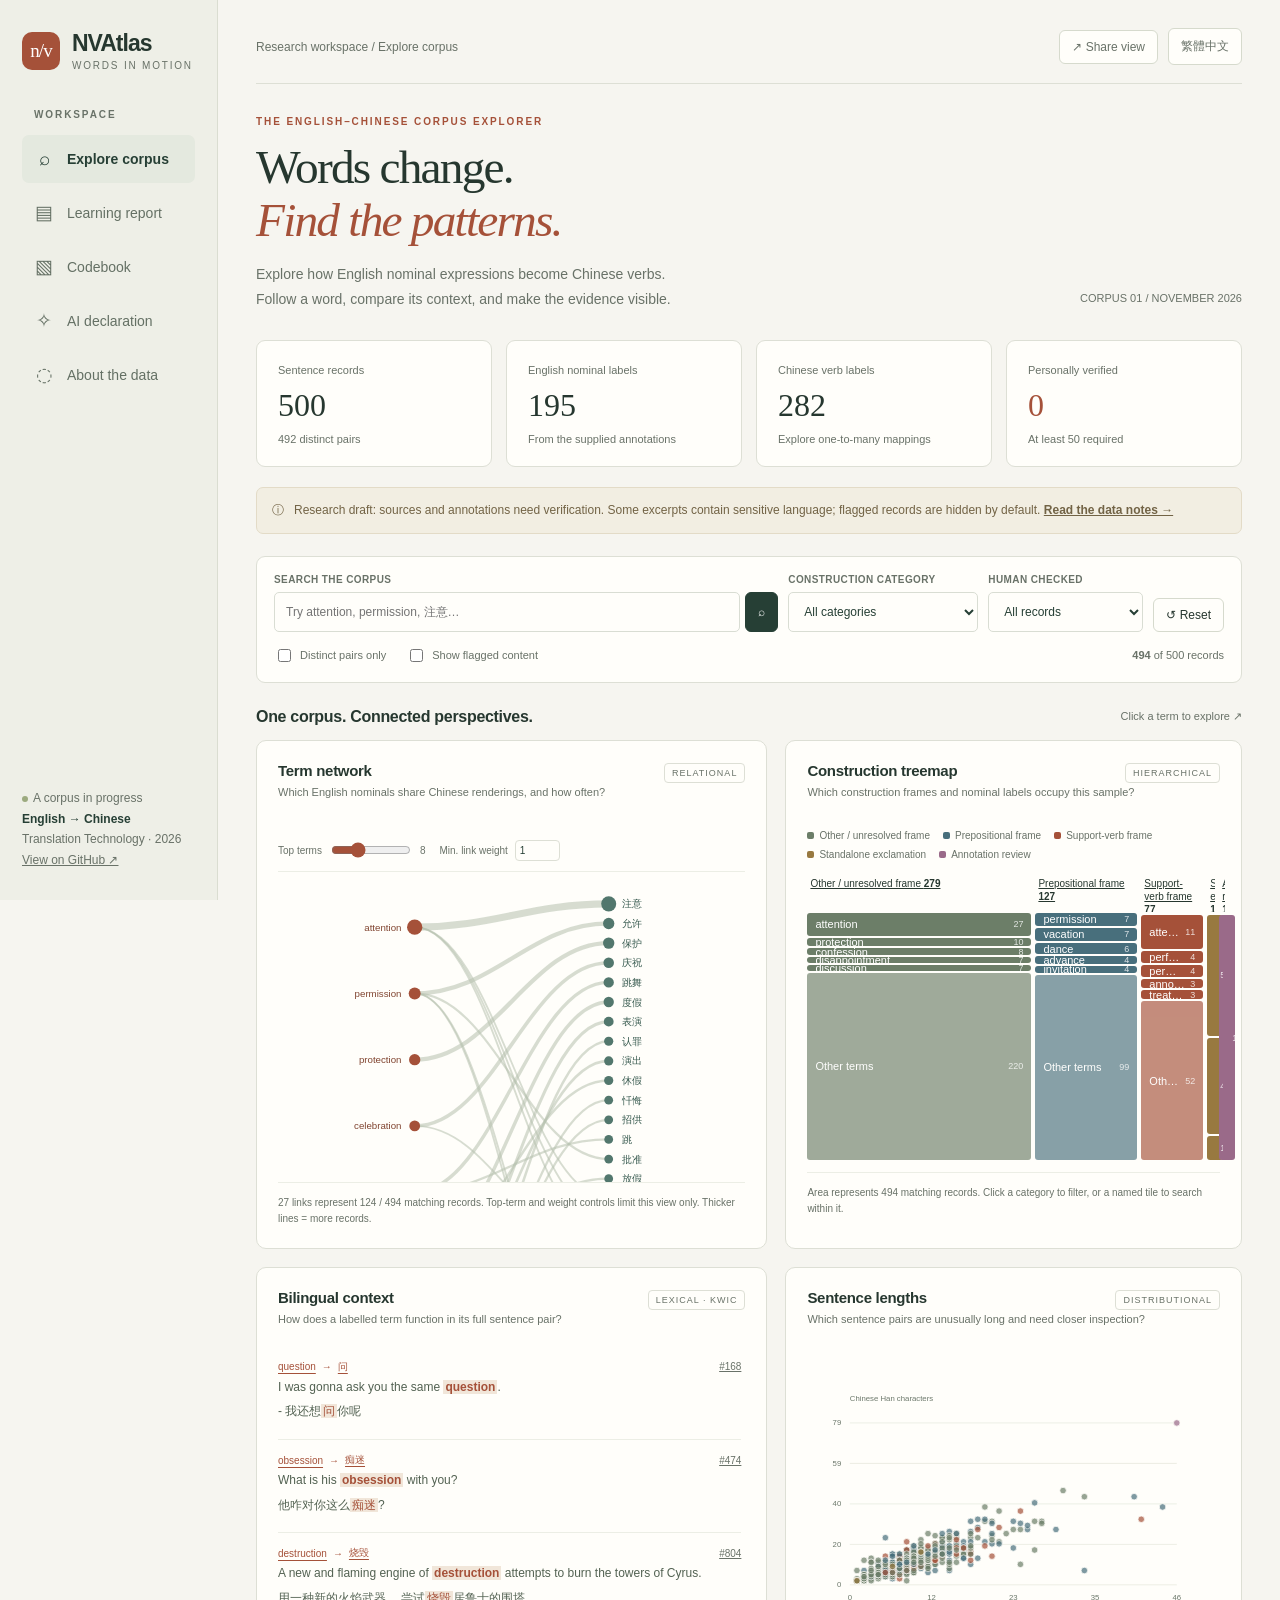
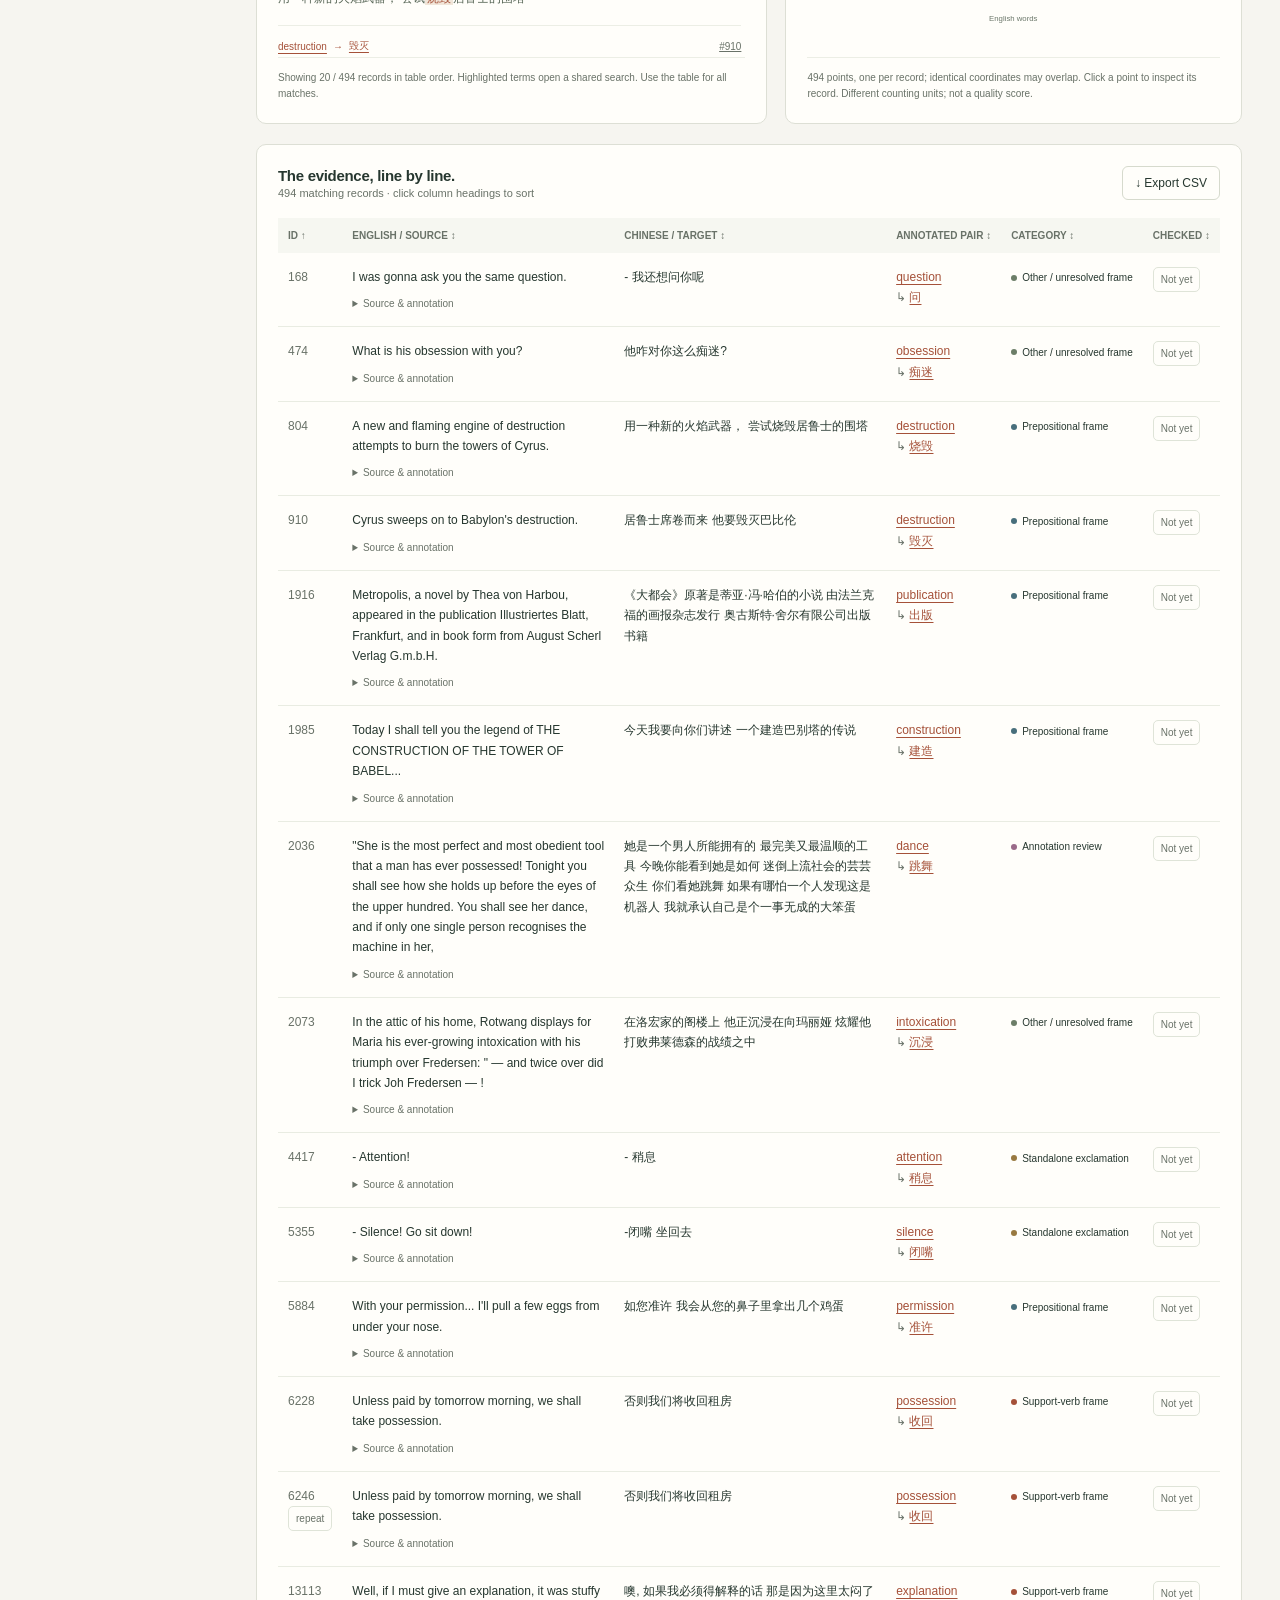
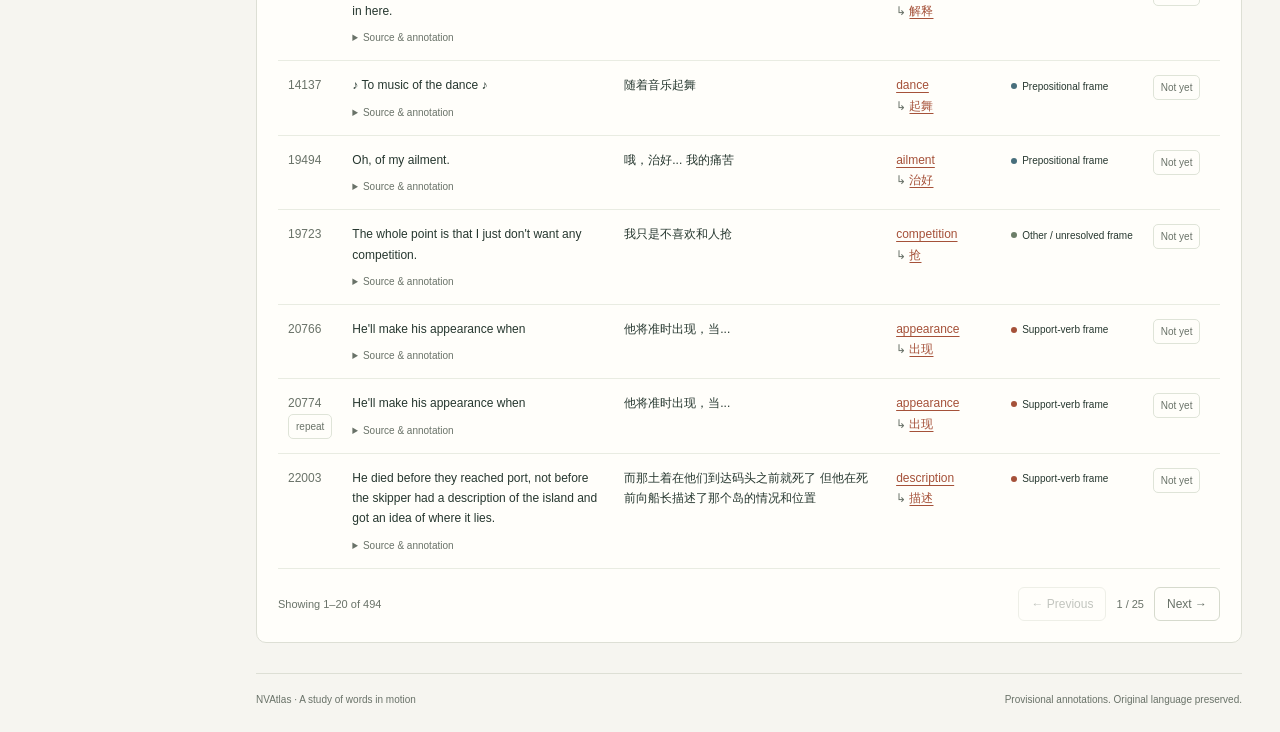
<file: index.html>
<!doctype html>
<html lang="en">
<head>
  <meta charset="utf-8">
  <meta name="viewport" content="width=device-width, initial-scale=1">
  <meta name="description" content="NVAtlas: explore English nominal expressions and Chinese verb annotations through linked bilingual visualizations and transparent research notes.">
  <meta name="theme-color" content="#263f35">
  <title>NVAtlas · Corpus explorer</title>
  <link rel="icon" href="assets/favicon.svg" type="image/svg+xml">
  <link rel="stylesheet" href="assets/style.css">
  <script type="module" src="assets/app.mjs"></script>
</head>
<body data-page="explorer">
  <div id="app"><p class="load-error" role="status">Loading NVAtlas… / 正在載入 NVAtlas…</p></div>
  <noscript><p class="load-error">JavaScript is required for the interactive explorer. <a href="data/corpus.csv">Download the corpus CSV</a>. 互動探索器需要 JavaScript；你也可以下載 CSV。</p></noscript>
</body>
</html>
</file>
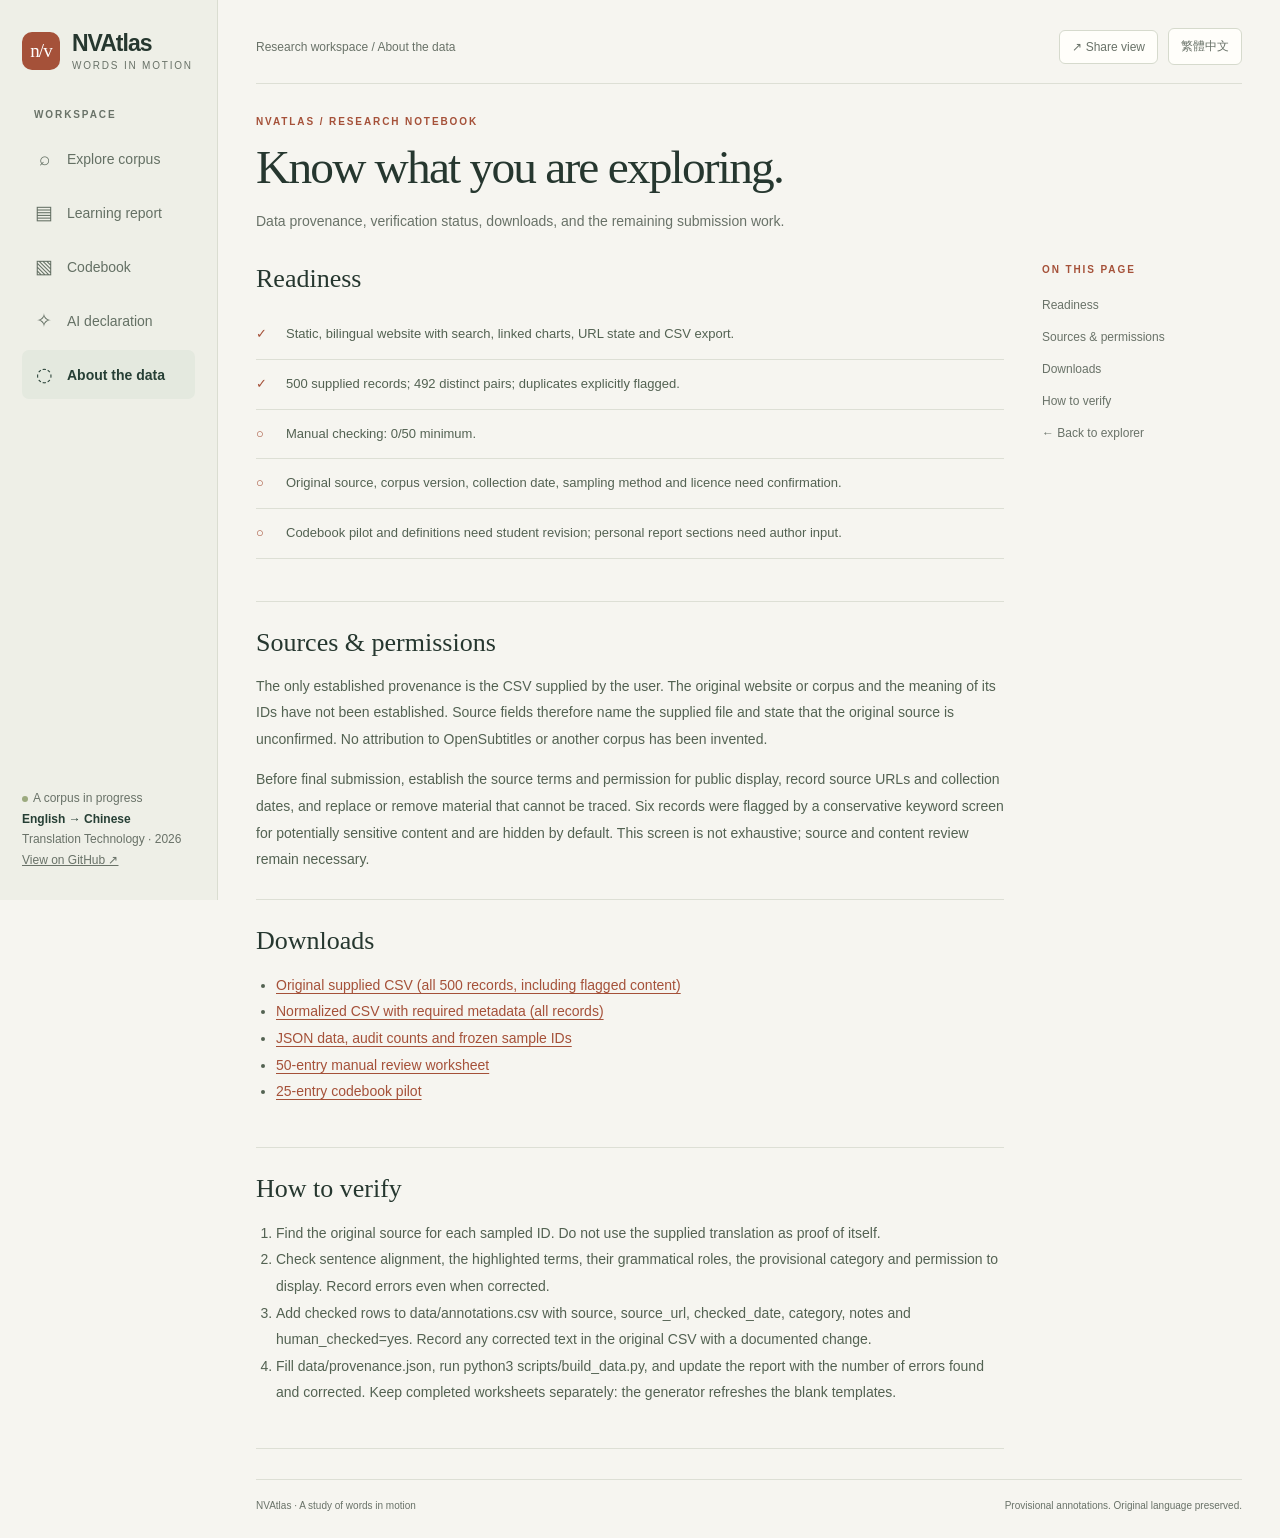
<file: about.html>
<!doctype html>
<html lang="en">
<head>
  <meta charset="utf-8">
  <meta name="viewport" content="width=device-width, initial-scale=1">
  <meta name="description" content="NVAtlas: explore English nominal expressions and Chinese verb annotations through linked bilingual visualizations and transparent research notes.">
  <meta name="theme-color" content="#263f35">
  <title>NVAtlas · About the data</title>
  <link rel="icon" href="assets/favicon.svg" type="image/svg+xml">
  <link rel="stylesheet" href="assets/style.css">
  <script type="module" src="assets/app.mjs"></script>
</head>
<body data-page="about">
  <div id="app"><p class="load-error" role="status">Loading NVAtlas… / 正在載入 NVAtlas…</p></div>
  <noscript><p class="load-error">JavaScript is required for the interactive explorer. <a href="data/corpus.csv">Download the corpus CSV</a>. 互動探索器需要 JavaScript；你也可以下載 CSV。</p></noscript>
</body>
</html>
</file>
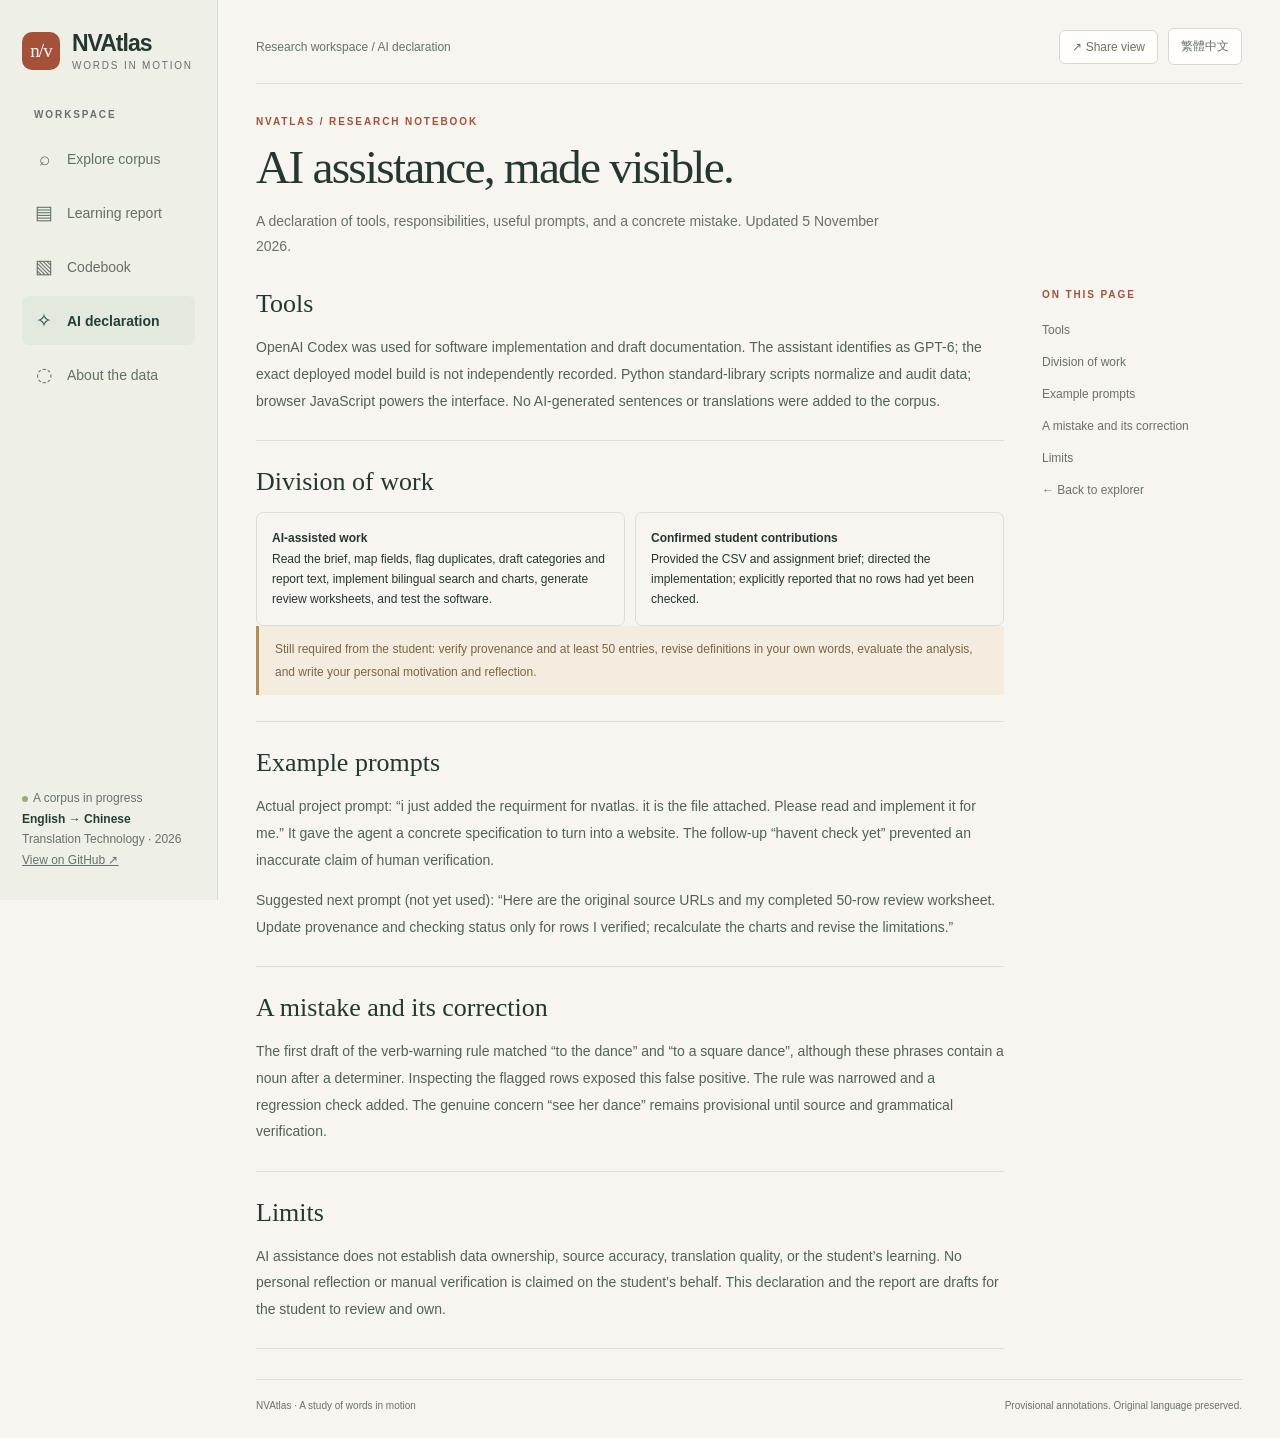
<file: ai.html>
<!doctype html>
<html lang="en">
<head>
  <meta charset="utf-8">
  <meta name="viewport" content="width=device-width, initial-scale=1">
  <meta name="description" content="NVAtlas: explore English nominal expressions and Chinese verb annotations through linked bilingual visualizations and transparent research notes.">
  <meta name="theme-color" content="#263f35">
  <title>NVAtlas · AI declaration</title>
  <link rel="icon" href="assets/favicon.svg" type="image/svg+xml">
  <link rel="stylesheet" href="assets/style.css">
  <script type="module" src="assets/app.mjs"></script>
</head>
<body data-page="ai">
  <div id="app"><p class="load-error" role="status">Loading NVAtlas… / 正在載入 NVAtlas…</p></div>
  <noscript><p class="load-error">JavaScript is required for the interactive explorer. <a href="data/corpus.csv">Download the corpus CSV</a>. 互動探索器需要 JavaScript；你也可以下載 CSV。</p></noscript>
</body>
</html>
</file>
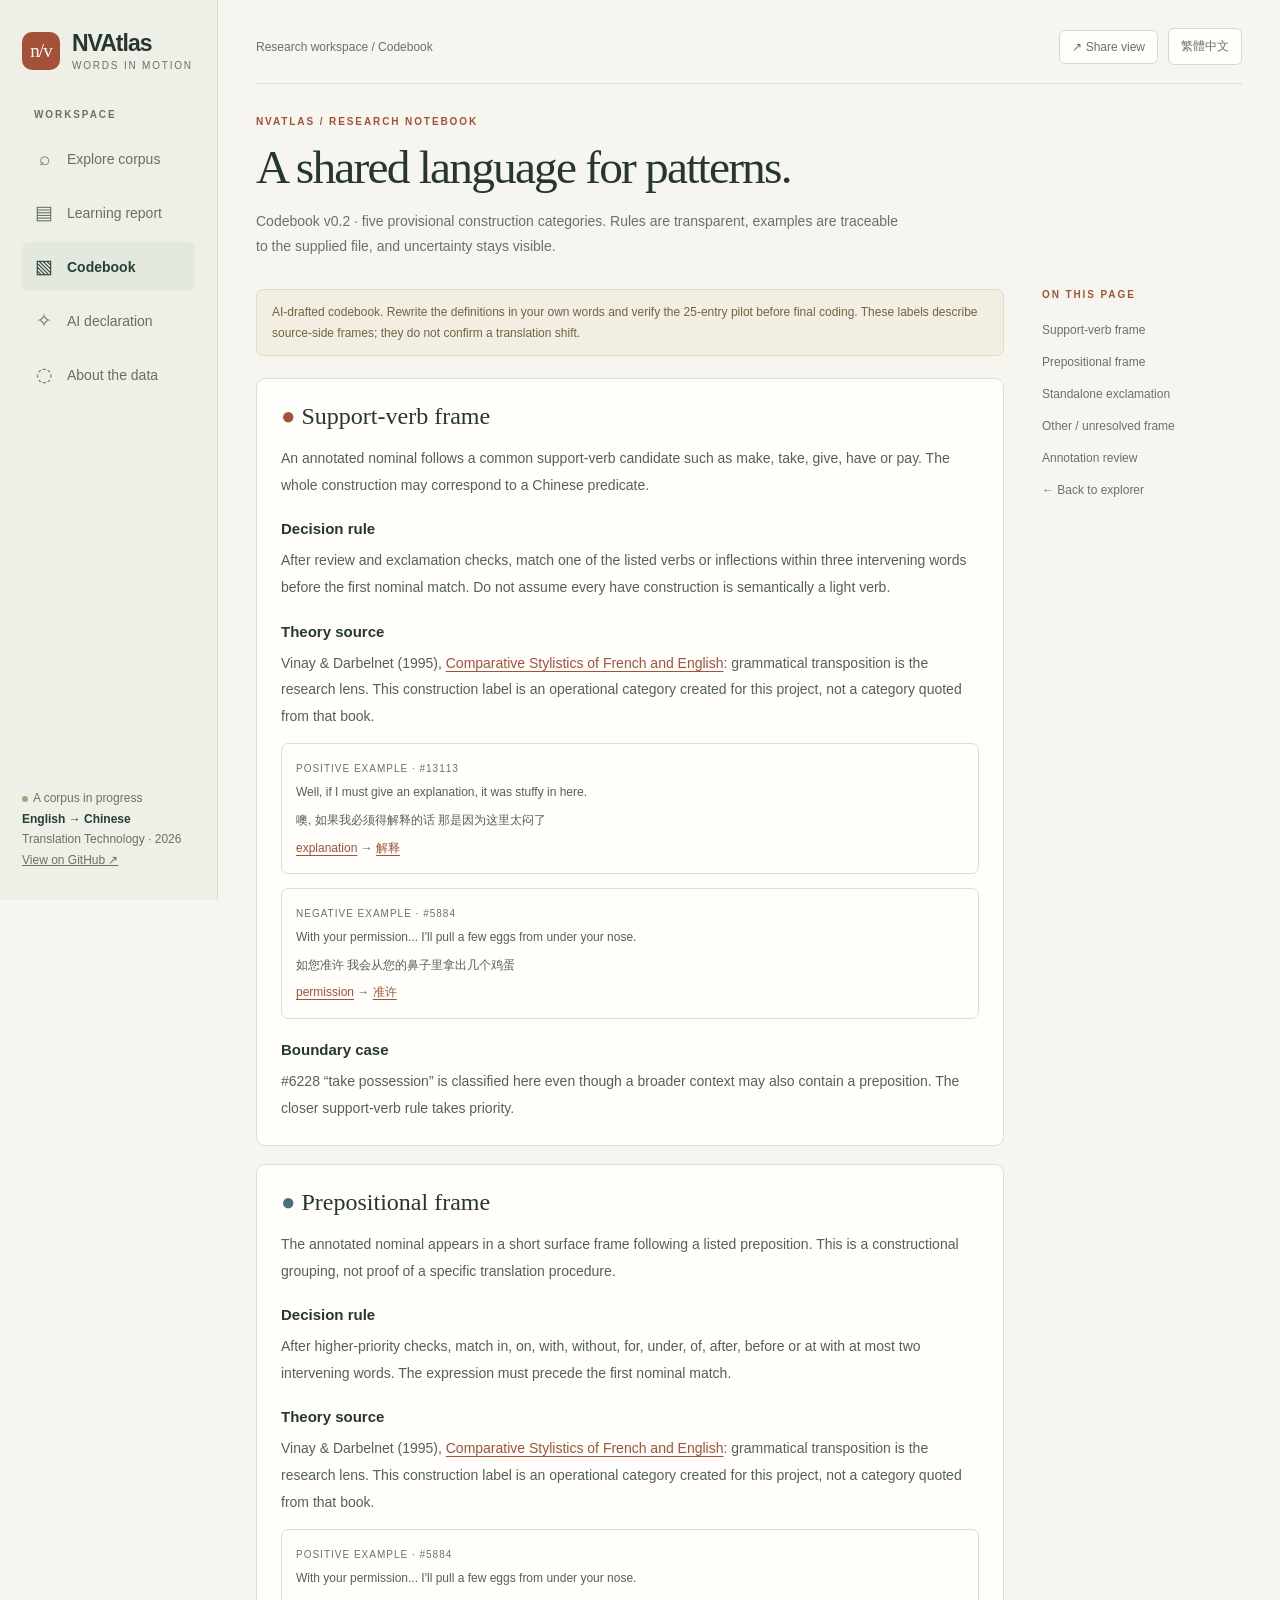
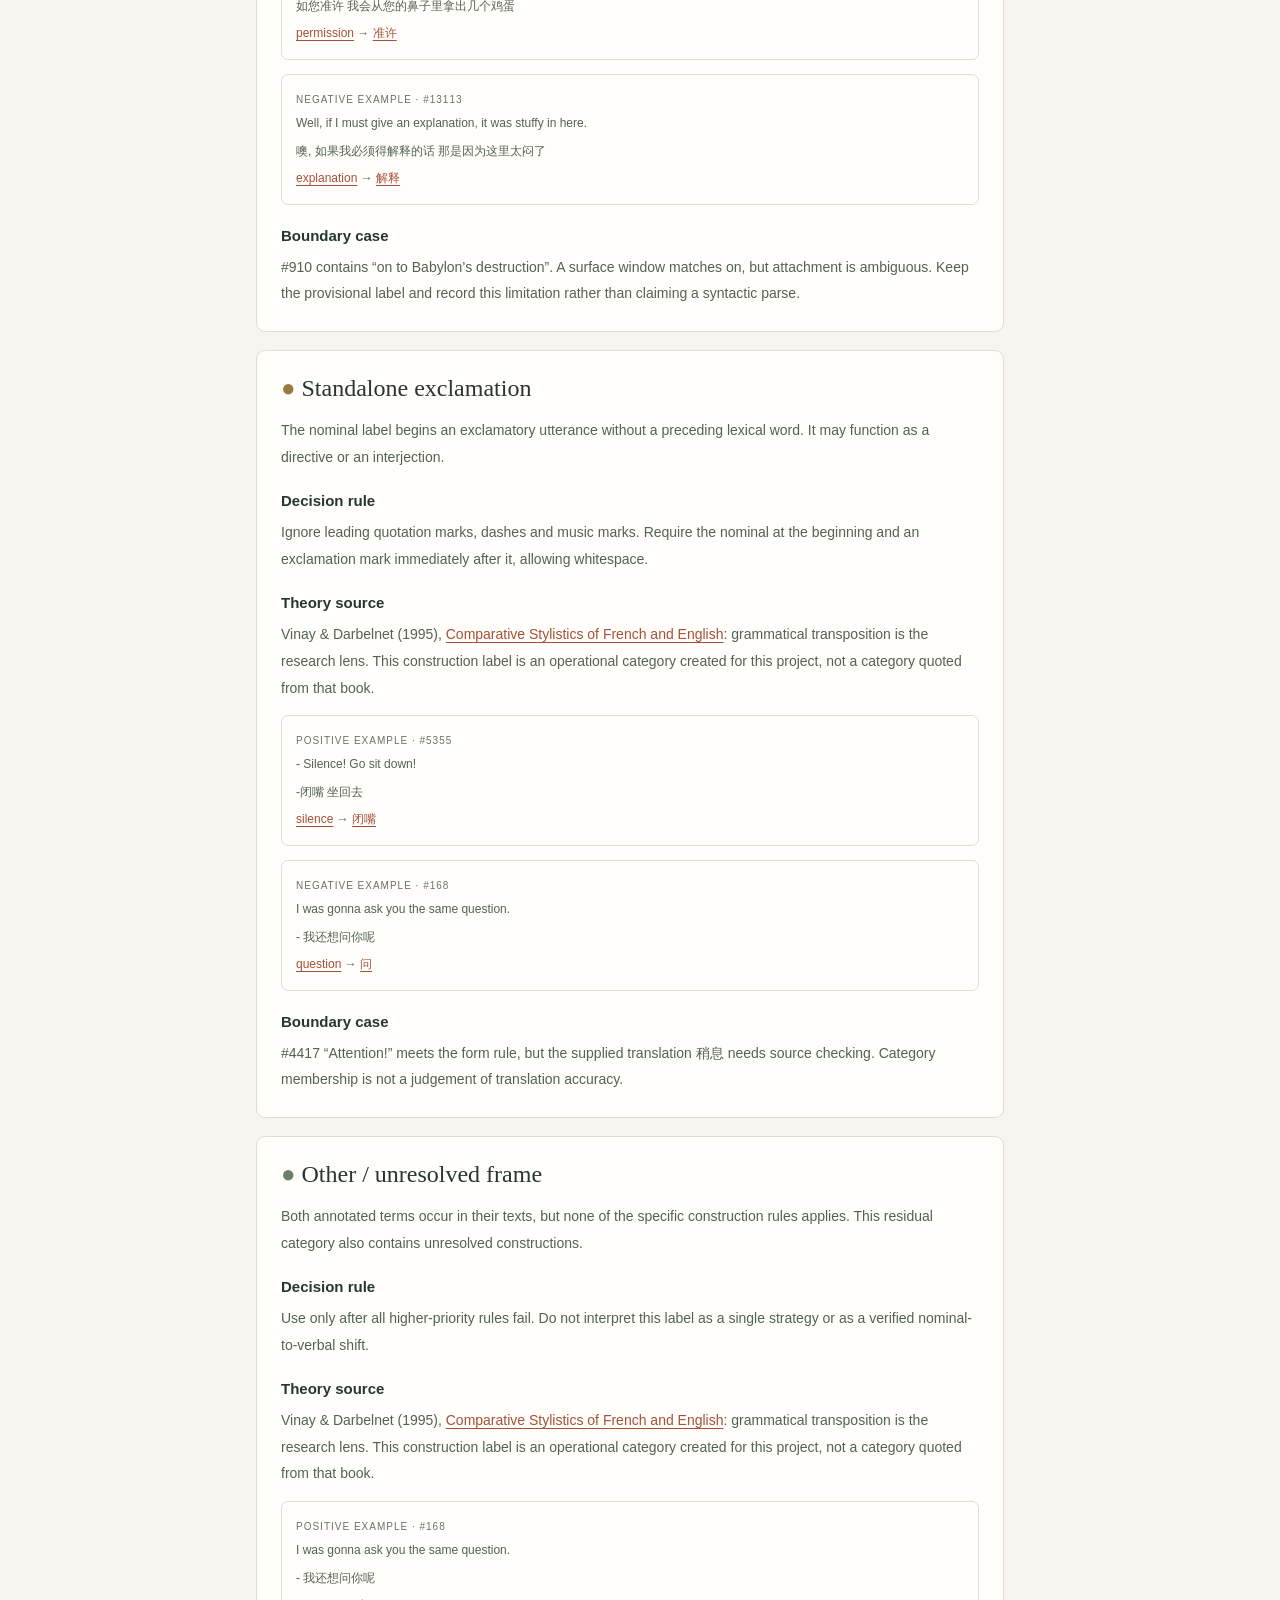
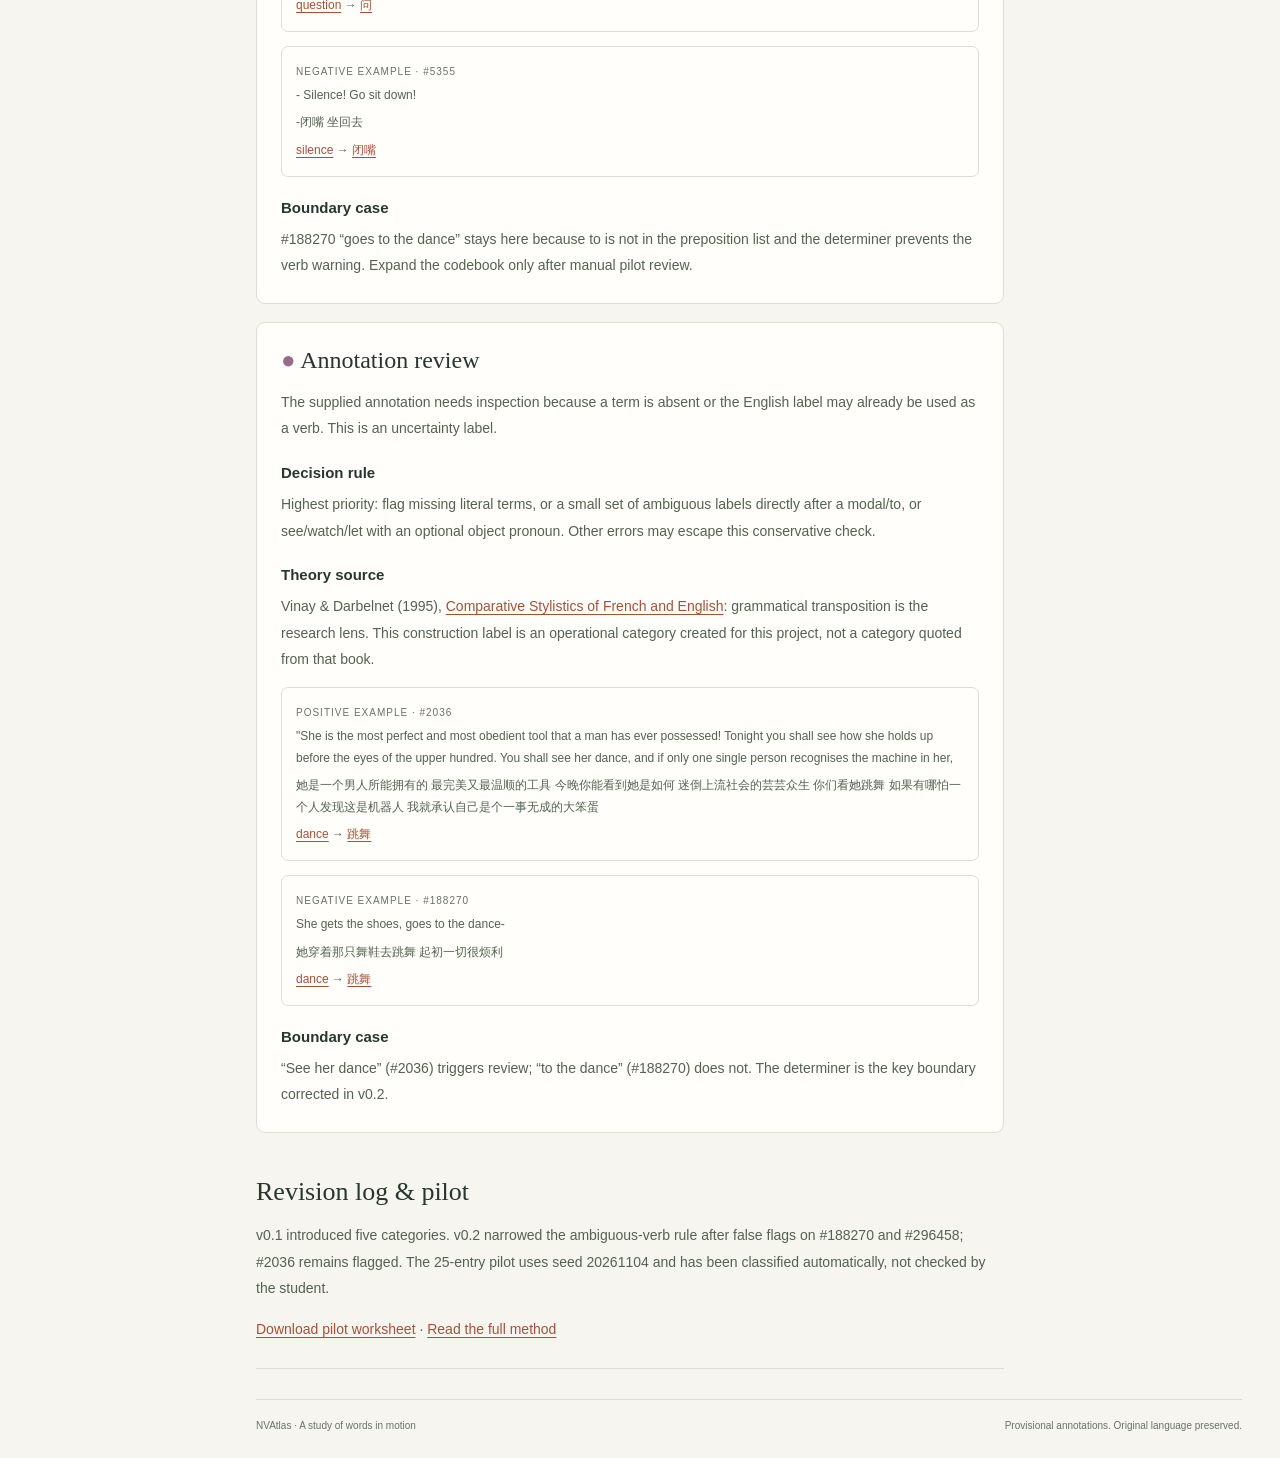
<file: codebook.html>
<!doctype html>
<html lang="en">
<head>
  <meta charset="utf-8">
  <meta name="viewport" content="width=device-width, initial-scale=1">
  <meta name="description" content="NVAtlas: explore English nominal expressions and Chinese verb annotations through linked bilingual visualizations and transparent research notes.">
  <meta name="theme-color" content="#263f35">
  <title>NVAtlas · Codebook</title>
  <link rel="icon" href="assets/favicon.svg" type="image/svg+xml">
  <link rel="stylesheet" href="assets/style.css">
  <script type="module" src="assets/app.mjs"></script>
</head>
<body data-page="codebook">
  <div id="app"><p class="load-error" role="status">Loading NVAtlas… / 正在載入 NVAtlas…</p></div>
  <noscript><p class="load-error">JavaScript is required for the interactive explorer. <a href="data/corpus.csv">Download the corpus CSV</a>. 互動探索器需要 JavaScript；你也可以下載 CSV。</p></noscript>
</body>
</html>
</file>
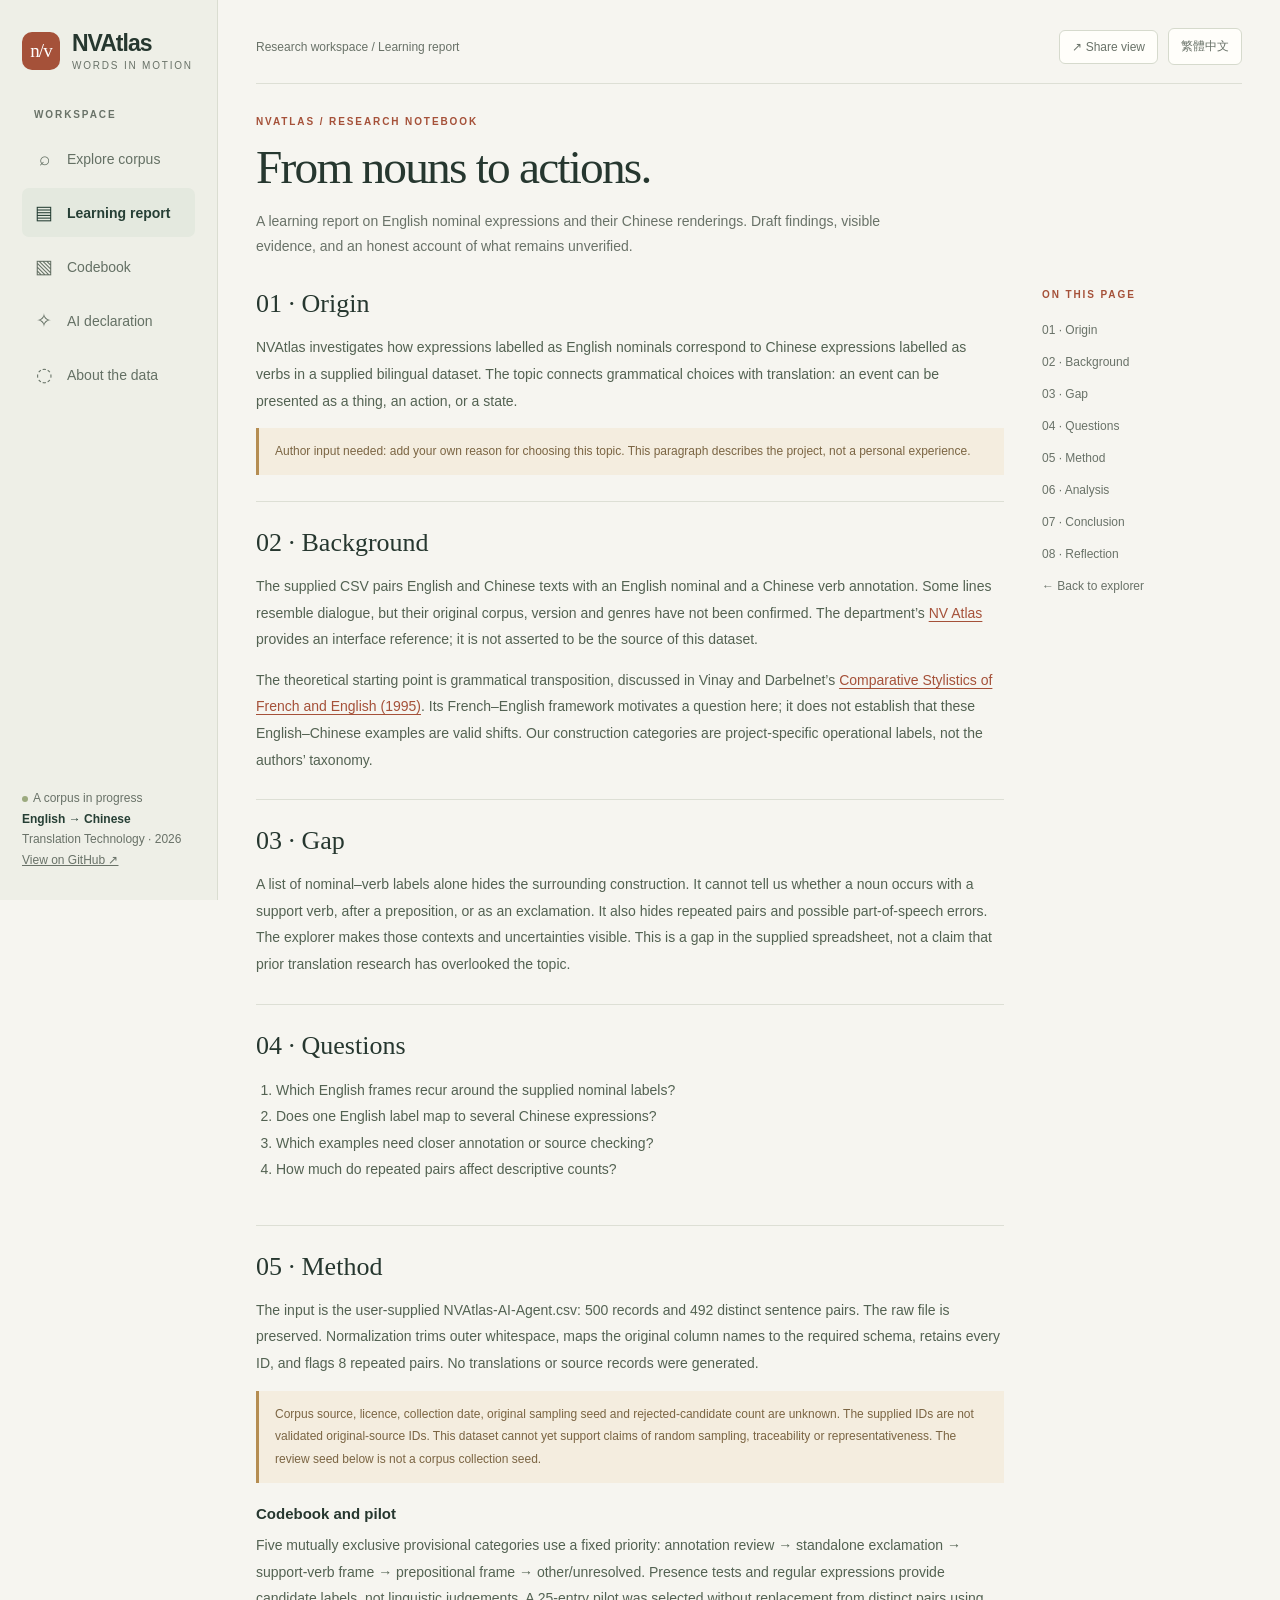
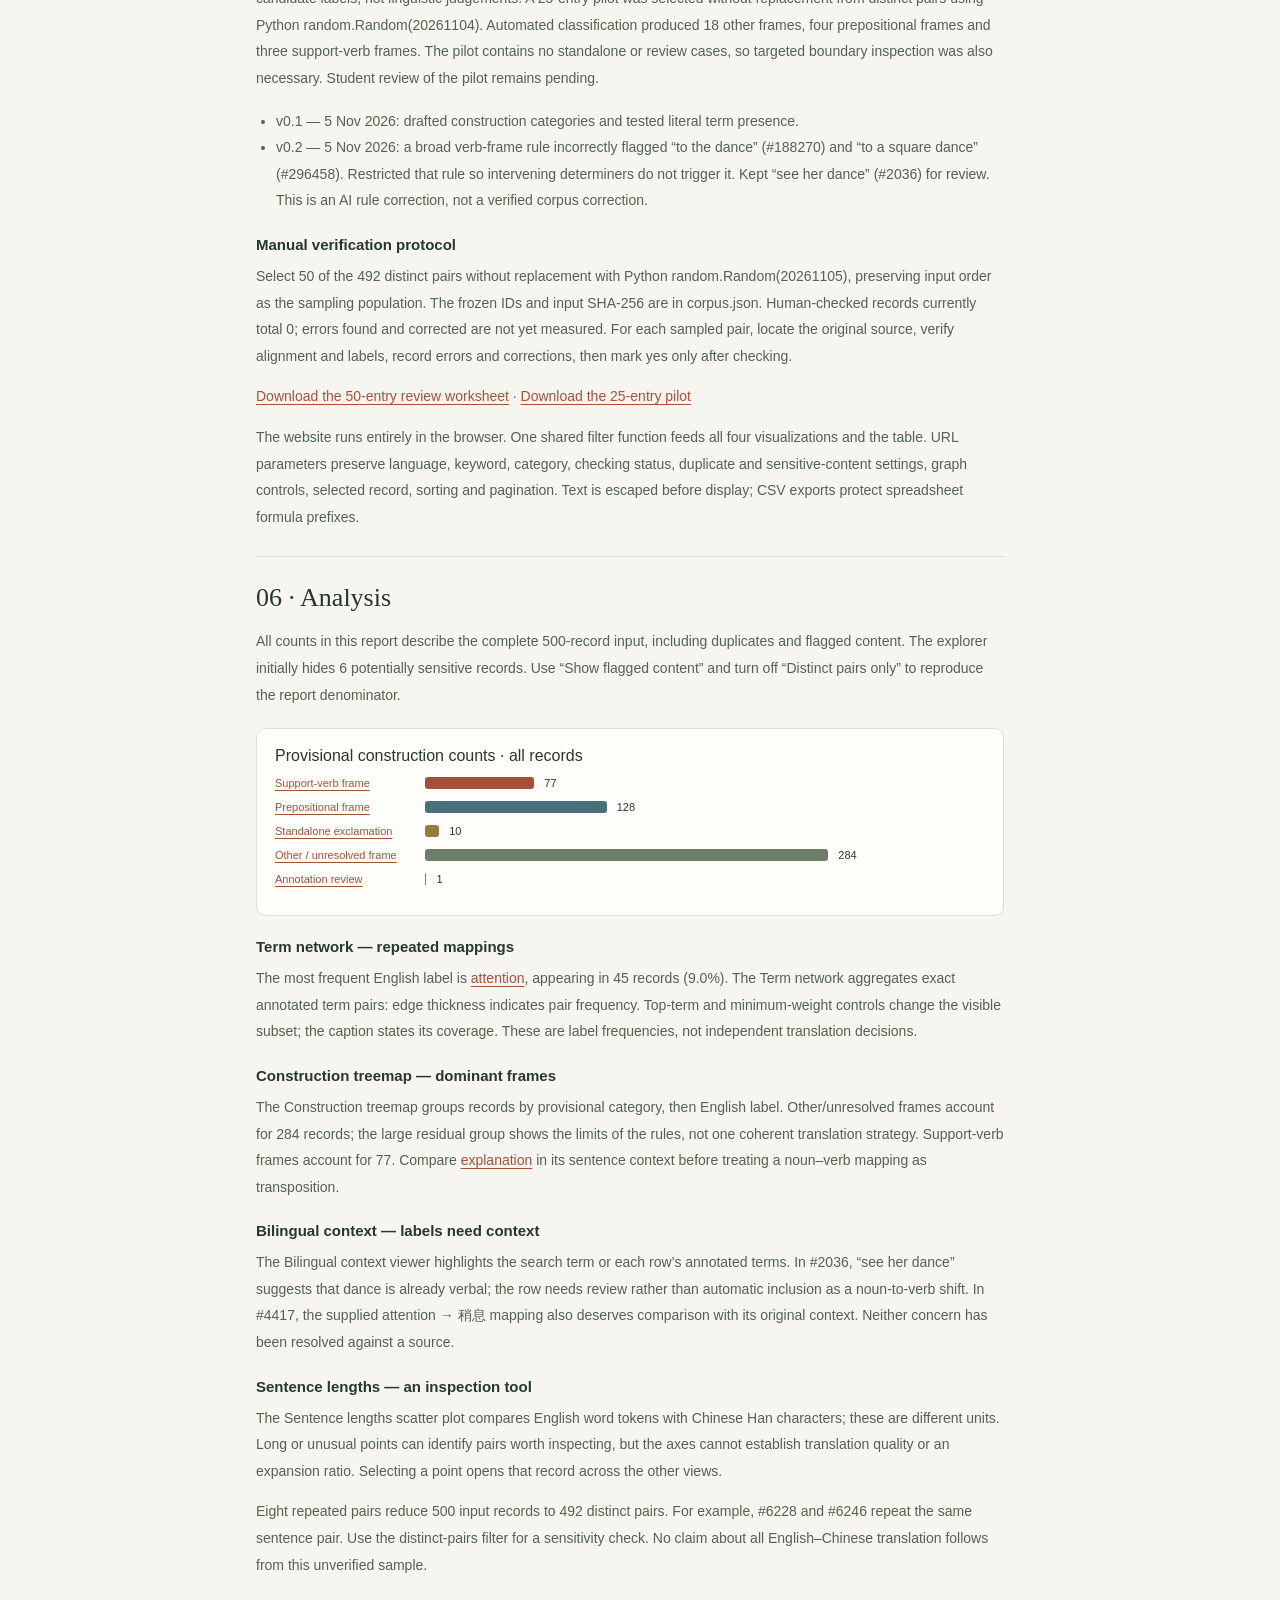
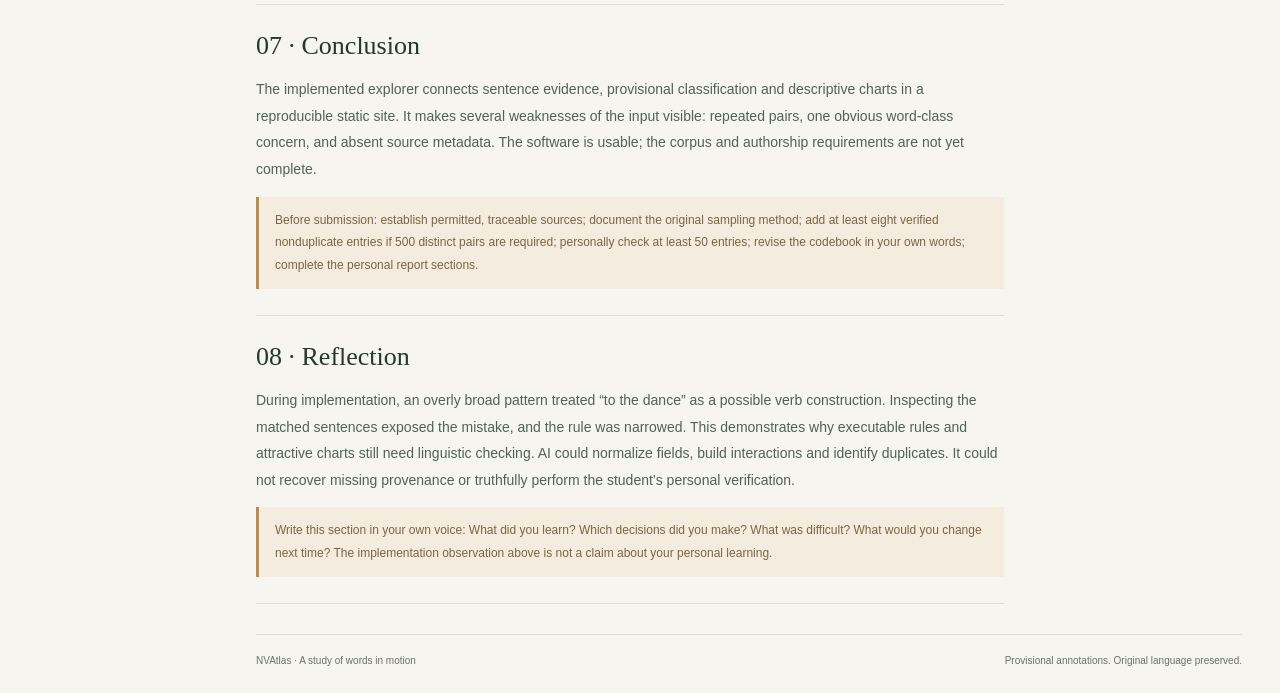
<file: report.html>
<!doctype html>
<html lang="en">
<head>
  <meta charset="utf-8">
  <meta name="viewport" content="width=device-width, initial-scale=1">
  <meta name="description" content="NVAtlas: explore English nominal expressions and Chinese verb annotations through linked bilingual visualizations and transparent research notes.">
  <meta name="theme-color" content="#263f35">
  <title>NVAtlas · Learning report</title>
  <link rel="icon" href="assets/favicon.svg" type="image/svg+xml">
  <link rel="stylesheet" href="assets/style.css">
  <script type="module" src="assets/app.mjs"></script>
</head>
<body data-page="report">
  <div id="app"><p class="load-error" role="status">Loading NVAtlas… / 正在載入 NVAtlas…</p></div>
  <noscript><p class="load-error">JavaScript is required for the interactive explorer. <a href="data/corpus.csv">Download the corpus CSV</a>. 互動探索器需要 JavaScript；你也可以下載 CSV。</p></noscript>
</body>
</html>
</file>
<file: assets/style.css>
@import url('./layout.css');
:root{font-family:Inter,-apple-system,BlinkMacSystemFont,'Segoe UI','PingFang TC','Microsoft JhengHei',sans-serif;color:#26372f;background:#f6f5f0;font-synthesis:none;--paper:#fffefa;--line:#dddfd5;--muted:#697268;--accent:#a55139;--green:#263f35}
*{box-sizing:border-box}body{margin:0}a{color:inherit}button,input,select{font:inherit}button,a,input,select{touch-action:manipulation}button,select{cursor:pointer}button{color:inherit}button:disabled{opacity:.4;cursor:not-allowed}:focus-visible{outline:3px solid #c98745;outline-offset:3px}button,a{ -webkit-tap-highlight-color:transparent}.skip{position:absolute;left:12px;top:-100px;z-index:10;padding:12px;background:white}.skip:focus{top:8px}.brand{display:flex;gap:12px;align-items:center;text-decoration:none;font-size:23px;font-weight:650;letter-spacing:-1px}.brandmark{display:grid;place-items:center;width:38px;height:38px;background:var(--accent);color:#fff;border-radius:10px;font:19px Georgia,serif}.brand small{display:block;font-size:10px;color:var(--muted);letter-spacing:1.8px;font-weight:500;text-transform:uppercase;margin-top:3px}.navlink{display:flex;align-items:center;gap:13px;text-decoration:none;color:#647064;font-size:14px;border-radius:7px;padding:13px 12px;margin-bottom:5px}.navlink.active{background:#e4e9df;color:#263f35;font-weight:650}.navicon{width:20px;text-align:center;font-size:19px}.side-label,.eyebrow{font-size:10px;font-weight:700;text-transform:uppercase;letter-spacing:1.9px;color:var(--muted)}.side-label{margin:38px 12px 15px}.sidebar-bottom{margin-top:auto;font-size:12px;line-height:1.7;color:var(--muted)}.sidebar-bottom strong{font-weight:600;color:var(--green)}.dot{display:inline-block;background:#9caa7f;width:6px;height:6px;border-radius:50%;margin-right:5px}.toolbar{display:flex;align-items:center;justify-content:space-between;gap:12px;border-bottom:1px solid var(--line);padding-bottom:18px;margin-bottom:32px;font-size:12px;color:var(--muted)}.toolbar-actions{display:flex;gap:10px;align-items:center}.quiet,.language,.primary{border:1px solid #d6dacd;background:var(--paper);border-radius:6px;padding:9px 12px;font-size:12px;text-decoration:none;display:inline-flex;align-items:center;gap:7px}.primary{background:var(--green);color:white;border-color:var(--green)}.language{font-weight:600}.title-line{display:flex;justify-content:space-between;align-items:end;gap:20px}.eyebrow{color:var(--accent);margin:0 0 14px}h1{font:normal clamp(34px,3.7vw,52px)/1.12 Georgia,'Noto Serif TC',serif;letter-spacing:-1.8px;margin:0 0 15px}h1 em{color:var(--accent);font-weight:normal}h2,h3,p{margin-top:0}.intro{font-size:14px;line-height:1.8;color:var(--muted);max-width:650px;margin-bottom:0}.title-meta{font-size:11px;white-space:nowrap;color:var(--muted);padding-bottom:8px}.stats{display:grid;grid-template-columns:repeat(4,1fr);gap:14px;margin:28px 0 20px}.stat{padding:19px 21px;background:var(--paper);border:1px solid var(--line);border-radius:9px}.stat .label{font-size:11px;color:var(--muted)}.stat strong{display:block;font:32px Georgia,serif;margin:9px 0 5px}.stat small{font-size:11px;color:var(--muted)}.stat:last-child strong{color:var(--accent)}.notice{background:#f2eee2;border:1px solid #e3dbc7;border-radius:7px;padding:12px 15px;font-size:12px;line-height:1.7;color:#726345;display:flex;gap:10px;margin-bottom:22px}.notice a{font-weight:600}.filters{background:var(--paper);border:1px solid var(--line);border-radius:9px;padding:17px;margin-bottom:24px}.filter-top{display:grid;grid-template-columns:minmax(180px,1fr) 190px 155px auto;gap:10px;align-items:end}.field label{font-size:10px;display:block;color:var(--muted);margin-bottom:7px;font-weight:650;letter-spacing:.4px}.field input,.field select{width:100%;border:1px solid #d9ddd3;background:#fffefa;border-radius:5px;min-height:40px;padding:9px 11px;font-size:12px;color:var(--green)}.searchbox{display:flex;gap:5px}.searchbox input{min-width:0}.filter-bottom{display:flex;gap:20px;align-items:center;margin-top:14px;flex-wrap:wrap;font-size:11px;color:var(--muted)}.filter-bottom label{display:flex;align-items:center;gap:6px}.filter-bottom input{accent-color:var(--green)}.result-count{margin-left:auto}.chips{display:flex;gap:7px;flex-wrap:wrap;margin-top:12px}.chip{border:1px solid #d9ddd3;background:#eef1e9;font-size:11px;padding:5px 9px;border-radius:20px}.section-heading{display:flex;justify-content:space-between;align-items:center;margin:25px 0 14px}.section-heading h2{font-size:16px;margin:0;font-weight:600;letter-spacing:-.3px}.section-heading span{font-size:11px;color:var(--muted)}.card{background:var(--paper);border:1px solid var(--line);border-radius:10px;padding:21px;min-width:0}.card-head{display:flex;justify-content:space-between;align-items:center;gap:10px}.card h2{font-size:15px;letter-spacing:-.3px;font-weight:600;margin-bottom:5px}.card .caption{font-size:11px;color:var(--muted);line-height:1.6;min-height:34px;margin-bottom:12px}.card-tag{font-size:9px;letter-spacing:1px;color:var(--muted);text-transform:uppercase;border:1px solid var(--line);border-radius:4px;padding:4px 7px;white-space:nowrap}.chart-controls{display:flex;align-items:center;gap:14px;padding:10px 0;border-bottom:1px solid #eceee5;font-size:10px;color:var(--muted);flex-wrap:wrap}.chart-controls label{display:flex;align-items:center;gap:7px}.chart-controls input[type=range]{width:80px;accent-color:var(--accent)}.chart-controls input[type=number]{width:45px;border:1px solid var(--line);border-radius:4px;padding:4px;background:transparent;color:var(--green)}.chart-note{font-size:10px;color:var(--muted);line-height:1.6;padding-top:12px;border-top:1px solid #eceee5;margin-bottom:0}.chart{width:100%;display:block;overflow:visible}.network-viewport{height:310px;overflow:auto}.network-viewport .chart{min-height:310px}.network-link{stroke:#b6c2b0;stroke-opacity:.55;fill:none}.network-node text{font:11px -apple-system,BlinkMacSystemFont,'Segoe UI',sans-serif}.network-node a:hover text{fill:var(--accent);text-decoration:underline}.legend{display:flex;flex-wrap:wrap;gap:8px 13px;font-size:10px;color:var(--muted);margin:10px 0}.legend span{display:flex;gap:5px;align-items:center}.legend i{display:inline-block;width:7px;height:7px;border-radius:2px}.treemap{display:flex;height:285px;gap:4px;margin-top:15px;margin-bottom:12px}.tree-column{min-width:0;display:flex;flex-direction:column;gap:3px}.tree-category{font-size:10px;border:0;text-align:left;min-height:35px;background:none;padding:2px 3px;overflow:hidden;line-height:1.3}.tree-leaves{height:100%;display:flex;flex-direction:column;gap:2px;min-height:0}.tree-leaf{display:flex;align-items:center;justify-content:space-between;gap:5px;min-height:0;overflow:hidden;color:white;text-decoration:none;font-size:11px;padding:0 8px;border-radius:3px;transition:filter .15s}.tree-leaf:hover{filter:brightness(1.13)}.tree-leaf span{overflow:hidden;text-overflow:ellipsis;white-space:nowrap}.tree-leaf small{font-size:9px;opacity:.8}.tree-leaf.other{opacity:.65;cursor:pointer;border:0;text-align:left;width:100%}.empty{display:grid;place-items:center;min-height:230px;color:var(--muted);font-size:13px;text-align:center;padding:25px}.kwic-list{height:300px;overflow:auto;padding-right:4px}.kwic-row{border-bottom:1px solid #eceee5;padding:13px 0}.kwic-row:first-child{padding-top:3px}.kwic-row p{font-size:12px;line-height:1.8;margin:3px 0;color:#536252}.kwic-terms{font-size:10px;display:flex;gap:6px;color:var(--accent);align-items:center}.term-link{color:var(--accent);text-underline-offset:3px}.row-id{color:var(--muted);font-size:10px;margin-left:auto}.keyword{color:var(--accent);font-weight:650;background:#f1e6d9;padding:0 2px;text-decoration:none}.scatter-dot{cursor:pointer;stroke:var(--paper);stroke-width:1;opacity:.7}.scatter-dot:hover,.scatter-dot:focus{opacity:1;stroke:var(--green);stroke-width:2}.table-card{margin-top:20px}.table-tools{display:flex;justify-content:space-between;align-items:center;margin-bottom:18px;gap:15px}.table-tools h2{margin-bottom:3px}.table-tools p{font-size:11px;color:var(--muted);margin-bottom:0}.table-wrap{width:100%;overflow:auto}table{width:100%;border-collapse:collapse;text-align:left;font-size:12px}th{font-size:10px;letter-spacing:.4px;color:var(--muted);font-weight:600;background:#f6f7f1;padding:12px 10px;white-space:nowrap}th button{border:0;background:transparent;color:inherit;padding:0;font:inherit;text-align:left}td{border-bottom:1px solid #e9ece2;padding:14px 10px;vertical-align:top;line-height:1.7}td.textcell{min-width:190px;max-width:330px}td details{font-size:10px;color:var(--muted);margin-top:8px}td details p{overflow-wrap:anywhere;margin-top:8px}.badge{display:inline-flex;border:1px solid #dfe4d8;border-radius:5px;padding:3px 7px;font-size:10px;color:var(--muted);white-space:nowrap}.category-badge{display:inline-flex;gap:5px;align-items:center;font-size:10px;white-space:nowrap}.category-badge i{width:6px;height:6px;border-radius:50%}.pagination{display:flex;justify-content:space-between;align-items:center;padding-top:18px;font-size:11px;color:var(--muted)}.pagination div{display:flex;align-items:center;gap:10px}footer{display:flex;justify-content:space-between;gap:15px;margin:30px 0 5px;padding-top:20px;border-top:1px solid var(--line);font-size:10px;color:var(--muted)}.article-layout{display:grid;grid-template-columns:minmax(0,1fr) 200px;gap:38px;margin-top:30px}.article section{scroll-margin-top:20px;padding:26px 0;border-bottom:1px solid var(--line)}.article section:first-child{padding-top:0}.article h2{font:26px Georgia,serif;margin-bottom:15px}.article h3{font-size:15px;margin:22px 0 10px}.article p,.article li{font-size:14px;line-height:1.9;color:#536252}.article p:last-child{margin-bottom:0}.article a{color:var(--accent);text-underline-offset:3px}.article ul,.article ol{padding-left:20px}.article-aside{position:sticky;top:28px;align-self:start}.article-aside a{display:block;font-size:12px;color:var(--muted);text-decoration:none;padding:9px 0}.article-aside a:hover{color:var(--accent)}.pending{background:#f4eddf;border-left:3px solid #b58d52;padding:12px 16px;font-size:12px!important;color:#7b6543!important}.method-grid{display:grid;grid-template-columns:1fr 1fr;gap:10px}.method-grid div{border:1px solid var(--line);border-radius:7px;padding:15px;font-size:12px;line-height:1.7}.method-grid strong{display:block}.example{border:1px solid var(--line);padding:14px;border-radius:7px;margin:14px 0}.example .example-label{font-size:10px;letter-spacing:1px;text-transform:uppercase;color:var(--muted)}.example p{font-size:12px;line-height:1.8;margin:6px 0}.codebook-card{border:1px solid var(--line);border-radius:9px;padding:24px!important;margin-bottom:18px;background:var(--paper)}.codebook-card h2{font-size:24px}.status-list{list-style:none;padding-left:0!important}.status-list li{display:flex;gap:10px;padding:12px 0;border-bottom:1px solid var(--line);font-size:13px}.status-list b{color:var(--accent);min-width:20px}.report-chart{padding:18px;background:var(--paper);border:1px solid var(--line);border-radius:9px;margin:20px 0}.report-chart .mini-bar{display:flex;align-items:center;gap:10px;font-size:11px;margin:12px 0}.mini-bar label{width:140px;flex-shrink:0}.mini-bar i{height:12px;border-radius:3px}.toast{position:fixed;bottom:24px;right:24px;z-index:10;background:var(--green);color:white;padding:13px 20px;border-radius:8px;font-size:13px;box-shadow:0 8px 30px #0002}.load-error{margin:50px auto;max-width:600px;line-height:1.8;padding:25px}.muted{color:var(--muted)}
</file>
